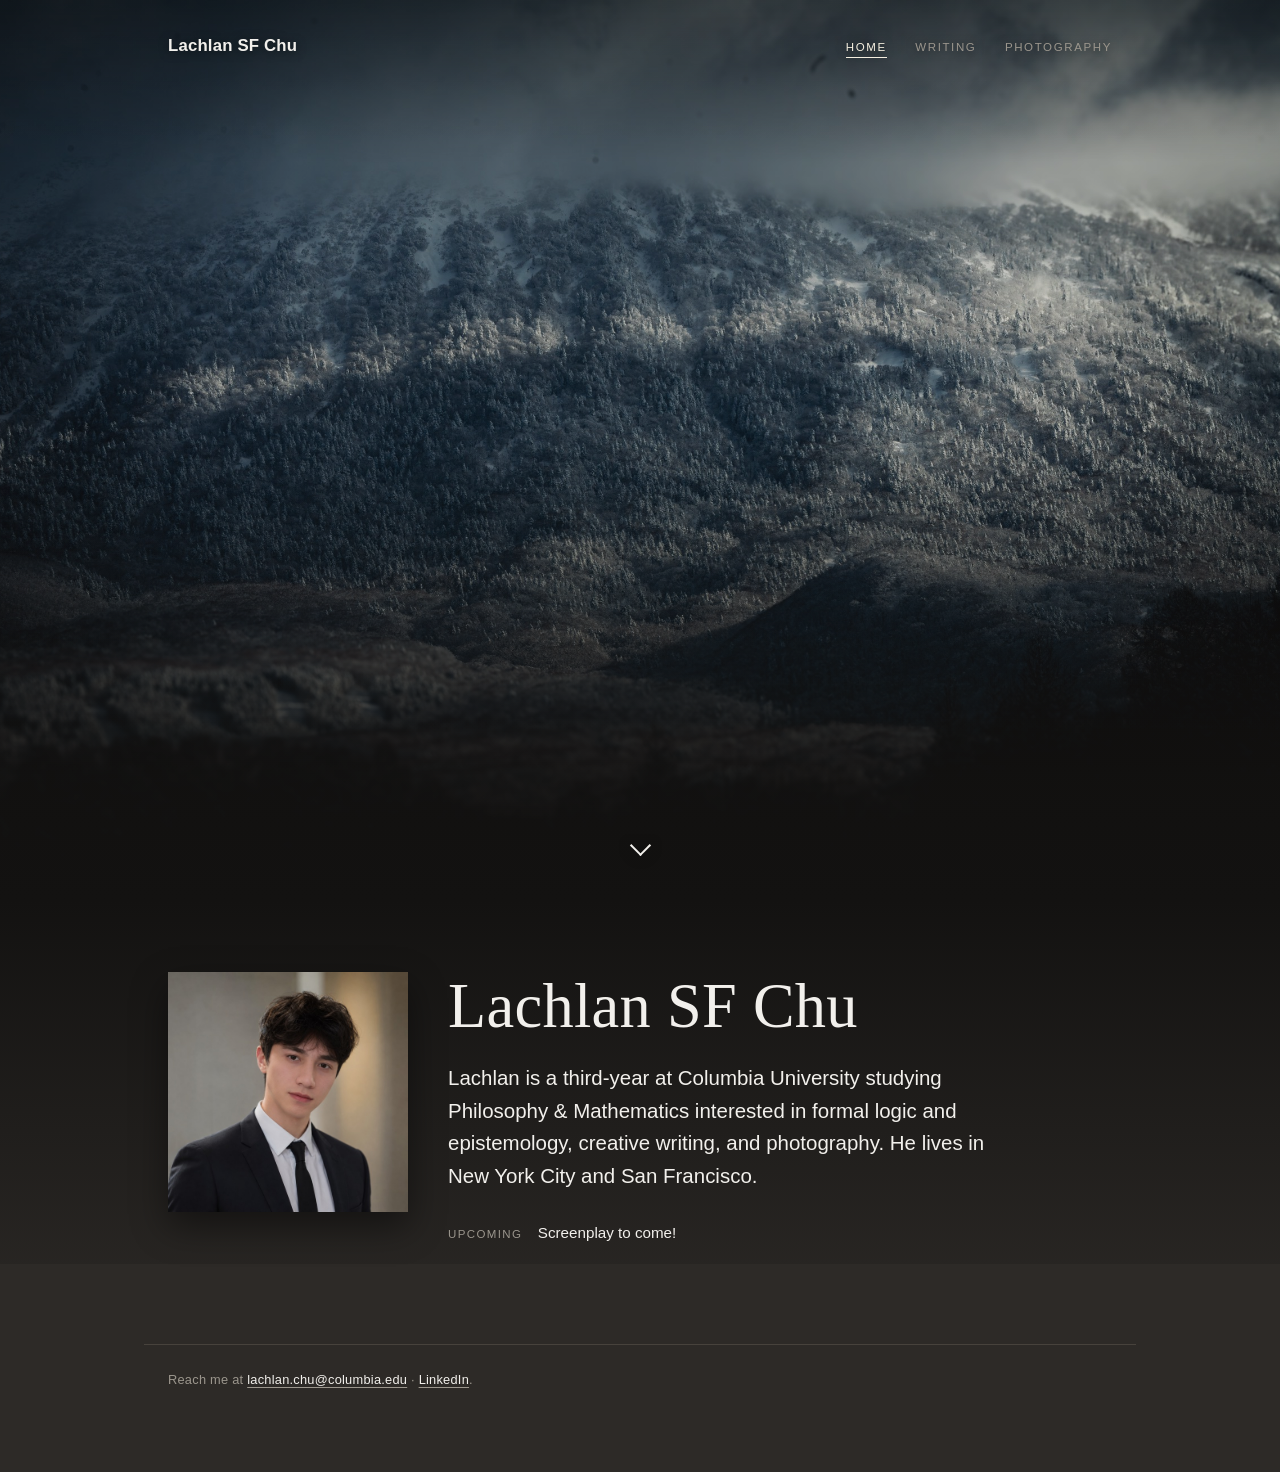
<file: index.html>
<!DOCTYPE html>
<html lang="en">
<head>
  <meta charset="UTF-8" />
  <meta name="viewport" content="width=device-width, initial-scale=1.0" />
  <!-- Open every link in a new tab by default. -->
  <base target="_blank" />
  <title>Lachlan SF Chu</title>
  <link rel="stylesheet" href="style.css" />
</head>
<body class="home">

  <!-- ===== Fullscreen photographic hero =====
       Landing photo is set in style.css (.hero background-image). ===== -->
  <section class="hero" id="top">

    <header class="site-header">
      <a class="wordmark" href="index.html">Lachlan SF Chu</a>
      <nav>
        <a href="index.html" class="current">Home</a>
        <a href="writing.html">Writing</a>
        <a href="photography.html">Photography</a>
      </nav>
    </header>

    <a class="scroll-cue" href="#about" target="_self" aria-label="Scroll down to about">
      <span class="chevron"></span>
    </a>
  </section>

  <!-- ===== About: photo left, bio right ===== -->
  <section class="about-wrap">
    <main id="about">
      <div class="about-grid">
        <img class="portrait" src="images/headshot.jpg" alt="Portrait of Lachlan Chu" />
        <div class="about-text">
          <h1>Lachlan SF Chu</h1>
          <p class="lead">
            Lachlan is a third-year at Columbia University studying Philosophy
            &amp; Mathematics interested in formal logic and epistemology,
            creative writing, and photography. He lives in New York City and
            San Francisco.
          </p>
          <p class="upcoming"><span class="label">Upcoming</span> Screenplay to come!</p>
        </div>
      </div>
    </main>
  </section>

  <footer class="site-footer">
    <p>Reach me at <a href="mailto:lachlan.chu@columbia.edu">lachlan.chu@columbia.edu</a> &middot; <a href="https://www.linkedin.com/in/lachlanchu">LinkedIn</a>.</p>
  </footer>

</body>
</html>
</file>
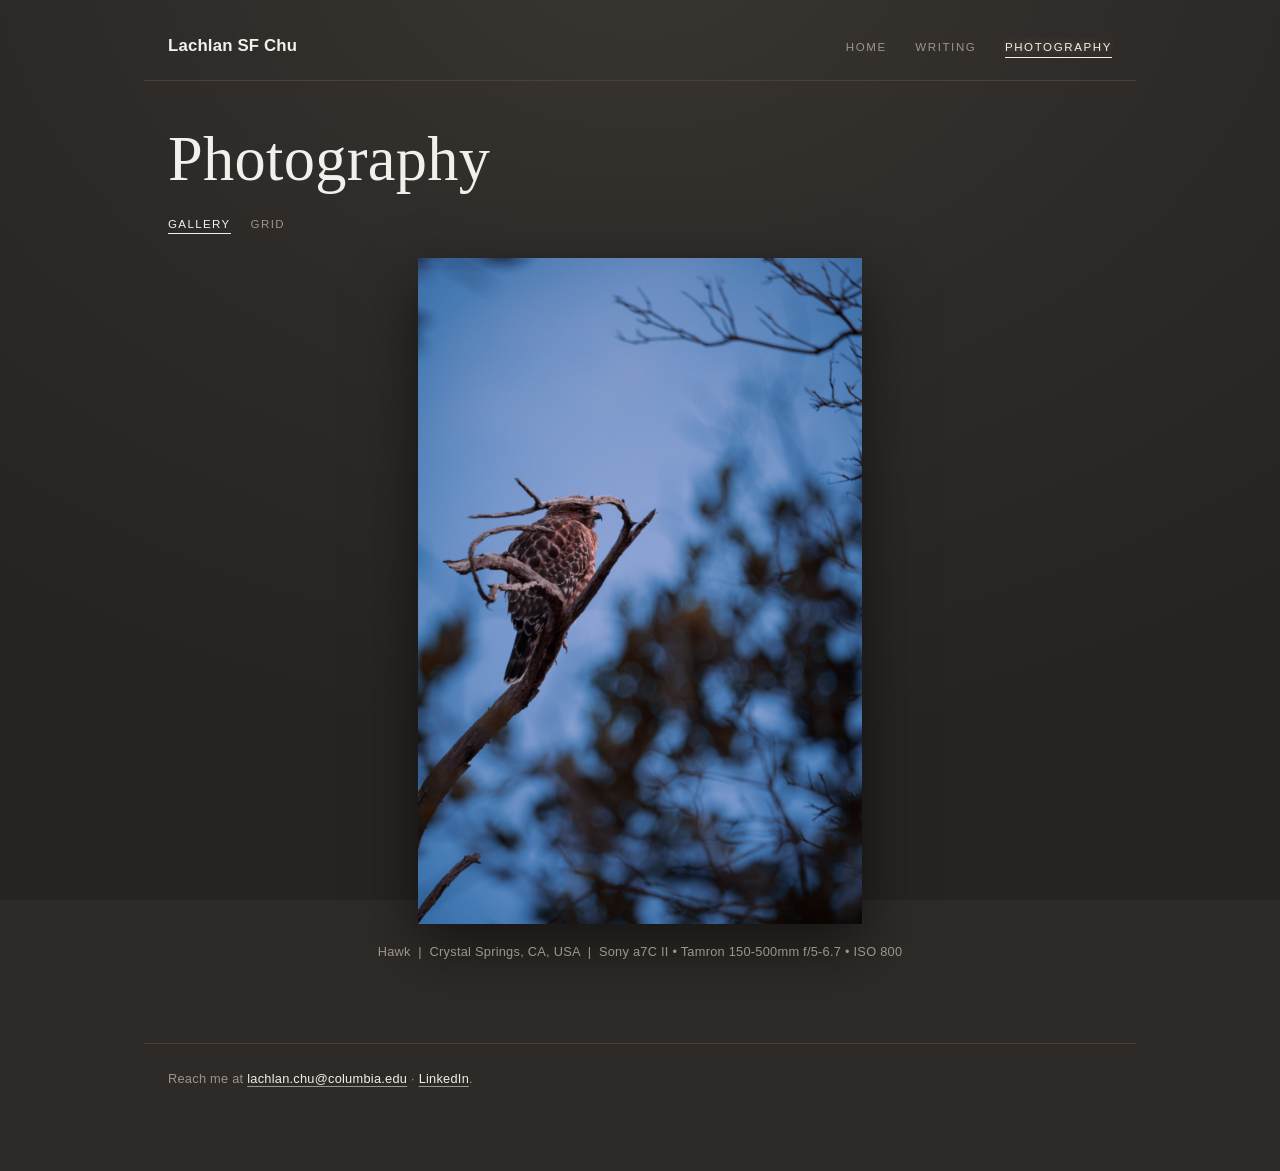
<file: photography.html>
<!DOCTYPE html>
<html lang="en">
<head>
  <meta charset="UTF-8" />
  <meta name="viewport" content="width=device-width, initial-scale=1.0" />
  <!-- Open every link in a new tab by default. -->
  <base target="_blank" />
  <title>Photography — Lachlan SF Chu</title>
  <link rel="stylesheet" href="style.css" />
</head>
<body class="wide dark">

  <header class="site-header">
    <a class="wordmark" href="index.html">Lachlan SF Chu</a>
    <nav>
      <a href="index.html">Home</a>
      <a href="writing.html">Writing</a>
      <a href="photography.html" class="current">Photography</a>
    </nav>
  </header>

  <main>
    <h1>Photography</h1>

    <!-- Buttons that switch between the two display modes. -->
    <div class="view-toggle">
      <button type="button" id="btn-gallery" class="toggle-btn active">Gallery</button>
      <button type="button" id="btn-grid" class="toggle-btn">Grid</button>
    </div>

    <!-- GALLERY MODE (default): one large photo, details on one line below,
         arrows appear on hover to move through the set. -->
    <section id="gallery" class="gallery">
      <button type="button" class="nav-arrow prev" id="prev" aria-label="Previous photo">&#8249;</button>
      <div class="gallery-stage">
        <img id="gallery-img" src="" alt="" />
        <div id="gallery-cap" class="gallery-cap"></div>
      </div>
      <button type="button" class="nav-arrow next" id="next" aria-label="Next photo">&#8250;</button>
    </section>

    <!-- GRID MODE: jigsaw masonry that keeps each photo's own shape. -->
    <section id="grid" class="grid-masonry" hidden></section>
  </main>

  <footer class="site-footer">
    <p>Reach me at <a href="mailto:lachlan.chu@columbia.edu">lachlan.chu@columbia.edu</a> &middot; <a href="https://www.linkedin.com/in/lachlanchu">LinkedIn</a>.</p>
  </footer>

  <script>
    // Every photo, already ordered by location then name.
    const photos = [
      { src: "images/Hawk%20%7C%20Crystal%20Springs,%20CA,%20USA.jpg", name: "Hawk", loc: "Crystal Springs, CA, USA", meta: "Sony a7C II &bull; Tamron 150-500mm f/5-6.7 &bull; ISO 800" },
      { src: "images/Hawk%202%20%7C%20Crystal%20Springs,%20CA,%20USA.jpg", name: "Hawk 2", loc: "Crystal Springs, CA, USA", meta: "Sony a7C II &bull; Tamron 150-500mm f/5-6.7 &bull; ISO 800" },
      { src: "images/Jay%20%7C%20Crystal%20Springs,%20CA,%20USA.jpg", name: "Jay", loc: "Crystal Springs, CA, USA", meta: "Sony a7C II &bull; Tamron 150-500mm f/5-6.7 &bull; ISO 2500" },
      { src: "images/Plant%20%7C%20Elephant%20Mountain,%20Taipei,%20TWN.jpg", name: "Plant", loc: "Elephant Mountain, Taipei, TWN", meta: "Sony a7C II &bull; Tamron 150-500mm f/5-6.7 &bull; ISO 2000" },
      { src: "images/Plant%202%20%7C%20Elephant%20Mountain,%20Taipei,%20TWN.jpg", name: "Plant 2", loc: "Elephant Mountain, Taipei, TWN", meta: "Sony a7C II &bull; Tamron 150-500mm f/5-6.7 &bull; ISO 2000" },
      { src: "images/Wasp%20%7C%20Elephant%20Mountain,%20Taipei,%20TWN.jpg", name: "Wasp", loc: "Elephant Mountain, Taipei, TWN", meta: "Sony a7C II &bull; Tamron 150-500mm f/5-6.7 &bull; ISO 800" },
      { src: "images/Fuji%20%7C%20Fujikawaguchiko,%20Yamanashi,%20JPN.jpg", name: "Fuji", loc: "Fujikawaguchiko, Yamanashi, JPN", meta: "Sony a7C II &bull; Tamron 150-500mm f/5-6.7 &bull; ISO 320" },
      { src: "images/Fuji%202%20%7C%20Fujikawaguchiko,%20Yamanashi,%20JPN.jpg", name: "Fuji 2", loc: "Fujikawaguchiko, Yamanashi, JPN", meta: "Sony a7C II &bull; Tamron 150-500mm f/5-6.7 &bull; ISO 500" },
      { src: "images/Fuji%203%20%7C%20Fujikawaguchiko,%20Yamanashi,%20JPN.jpg", name: "Fuji 3", loc: "Fujikawaguchiko, Yamanashi, JPN", meta: "Sony a7C II &bull; Tamron 150-500mm f/5-6.7 &bull; ISO 500" },
      { src: "images/Fuji%204%20%7C%20Fujikawaguchiko,%20Yamanashi,%20JPN.jpg", name: "Fuji 4", loc: "Fujikawaguchiko, Yamanashi, JPN", meta: "Sony a7C II &bull; Tamron 150-500mm f/5-6.7 &bull; ISO 640" },
      { src: "images/Seagull%20%7C%20Half%20Moon%20Bay,%20CA,%20USA.jpg", name: "Seagull", loc: "Half Moon Bay, CA, USA", meta: "Sony a7C II &bull; Tamron 150-500mm f/5-6.7 &bull; ISO 1600" },
      { src: "images/Shore%20%7C%20Half%20Moon%20Bay,%20CA,%20USA.jpg", name: "Shore", loc: "Half Moon Bay, CA, USA", meta: "Sony a7C II &bull; Tamron 150-500mm f/5-6.7 &bull; ISO 3200" },
      { src: "images/Tree%20%7C%20Half%20Moon%20Bay,%20CA,%20USA.jpg", name: "Tree", loc: "Half Moon Bay, CA, USA", meta: "Sony a7C II &bull; Tamron 150-500mm f/5-6.7 &bull; ISO 1600" },
      { src: "images/Wings%20%7C%20Half%20Moon%20Bay,%20CA,%20USA.jpg", name: "Wings", loc: "Half Moon Bay, CA, USA", meta: "Sony a7C II &bull; Tamron 150-500mm f/5-6.7 &bull; ISO 2000" },
      { src: "images/Flag%20%7C%20Hokkaido%20Shrine,%20Hokkaido,%20JPN.jpg", name: "Flag", loc: "Hokkaido Shrine, Hokkaido, JPN", meta: "Sony a7C II &bull; Tamron 150-500mm f/5-6.7 &bull; ISO 400" },
      { src: "images/Bird%20%7C%20Monterey%20Bay,%20CA,%20USA.jpg", name: "Bird", loc: "Monterey Bay, CA, USA", meta: "Sony a7C II &bull; Tamron 150-500mm f/5-6.7 &bull; ISO 160" },
      { src: "images/Squirrel%20%7C%20Monterey%20Bay,%20CA,%20USA.jpg", name: "Squirrel", loc: "Monterey Bay, CA, USA", meta: "Sony a7C II &bull; Tamron 150-500mm f/5-6.7 &bull; ISO 500" },
      { src: "images/Squirrel%202%20%7C%20Monterey%20Bay,%20CA,%20USA.jpg", name: "Squirrel 2", loc: "Monterey Bay, CA, USA", meta: "Sony a7C II &bull; Tamron 150-500mm f/5-6.7 &bull; ISO 640" },
      { src: "images/Squirrel%203%20%7C%20Monterey%20Bay,%20CA,%20USA.jpg", name: "Squirrel 3", loc: "Monterey Bay, CA, USA", meta: "Sony a7C II &bull; Tamron 150-500mm f/5-6.7 &bull; ISO 500" },
      { src: "images/Swan%20%7C%20Monterey%20Bay,%20CA,%20USA.jpg", name: "Swan", loc: "Monterey Bay, CA, USA", meta: "Sony a7C II &bull; Tamron 150-500mm f/5-6.7 &bull; ISO 500" },
      { src: "images/SF%20%7C%20Mt.%20Tam,%20CA,%20USA.jpg", name: "SF", loc: "Mt. Tam, CA, USA", meta: "Sony a7C II &bull; Tamron 150-500mm f/5-6.7 &bull; ISO 125" },
      { src: "images/Tam%20%7C%20Mt.%20Tam,%20CA,%20USA.jpg", name: "Tam", loc: "Mt. Tam, CA, USA", meta: "Sony a7C II &bull; Tamron 150-500mm f/5-6.7 &bull; ISO 200" },
      { src: "images/Tam%202%20%7C%20Mt.%20Tam,%20CA,%20USA.jpg", name: "Tam 2", loc: "Mt. Tam, CA, USA", meta: "Sony a7C II &bull; Tamron 150-500mm f/5-6.7 &bull; ISO 400" },
      { src: "images/Bridge%20%7C%20New%20York,%20NY,%20USA.jpg", name: "Bridge", loc: "New York, NY, USA", meta: "Sony a7C II &bull; Sigma 24-70mm f/2.8 &bull; ISO 50" },
      { src: "images/Butler%20%7C%20New%20York,%20NY,%20USA.jpg", name: "Butler", loc: "New York, NY, USA", meta: "Sony a7C II &bull; Sigma 24-70mm f/2.8 &bull; ISO 50" },
      { src: "images/Butler%202%20%7C%20New%20York,%20NY,%20USA.jpg", name: "Butler 2", loc: "New York, NY, USA", meta: "Sony a7C II &bull; Sigma 24-70mm f/2.8 &bull; ISO 50" },
      { src: "images/Butler%203%20%7C%20New%20York,%20NY,%20USA.jpg", name: "Butler 3", loc: "New York, NY, USA", meta: "Sony a7C II &bull; Sigma 24-70mm f/2.8 &bull; ISO 50" },
      { src: "images/Chapel%20%7C%20New%20York,%20NY,%20USA.jpg", name: "Chapel", loc: "New York, NY, USA", meta: "Sony a7C II &bull; Sigma 24-70mm f/2.8 &bull; ISO 2000" },
      { src: "images/Chapel%202%20%7C%20New%20York,%20NY,%20USA.jpg", name: "Chapel 2", loc: "New York, NY, USA", meta: "Sony a7C II &bull; Sigma 24-70mm f/2.8 &bull; ISO 50" },
      { src: "images/Crane%20%7C%20New%20York,%20NY,%20USA.jpg", name: "Crane", loc: "New York, NY, USA", meta: "Sony a7C II &bull; Sigma 24-70mm f/2.8 &bull; ISO 50" },
      { src: "images/Hands%20%7C%20New%20York,%20NY,%20USA.jpg", name: "Hands", loc: "New York, NY, USA", meta: "Sony a7C II &bull; Sigma 24-70mm f/2.8 &bull; ISO 1000" },
      { src: "images/Hands%202%20%7C%20New%20York,%20NY,%20USA.jpg", name: "Hands 2", loc: "New York, NY, USA", meta: "Sony a7C II &bull; Sigma 24-70mm f/2.8 &bull; ISO 500" },
      { src: "images/Ivy%20%7C%20New%20York,%20NY,%20USA.jpg", name: "Ivy", loc: "New York, NY, USA", meta: "Sony a7C II &bull; Sigma 24-70mm f/2.8 &bull; ISO 50" },
      { src: "images/Lamp%20%7C%20New%20York,%20NY,%20USA.jpg", name: "Lamp", loc: "New York, NY, USA", meta: "Sony a7C II &bull; Sigma 24-70mm f/2.8 &bull; ISO 500" },
      { src: "images/Lamp%202%20%7C%20New%20York,%20NY,%20USA.jpg", name: "Lamp 2", loc: "New York, NY, USA", meta: "Sony a7C II &bull; Sigma 24-70mm f/2.8 &bull; ISO 500" },
      { src: "images/Lamp%203%20%7C%20New%20York,%20NY,%20USA.jpg", name: "Lamp 3", loc: "New York, NY, USA", meta: "Sony a7C II &bull; Sigma 24-70mm f/2.8 &bull; ISO 500" },
      { src: "images/Moynihan%20%7C%20New%20York,%20NY,%20USA.jpg", name: "Moynihan", loc: "New York, NY, USA", meta: "Sony a7C II &bull; Sigma 24-70mm f/2.8 &bull; ISO 50" },
      { src: "images/Pedesphere%20%7C%20New%20York,%20NY,%20USA.jpg", name: "Pedesphere", loc: "New York, NY, USA", meta: "Sony a7C II &bull; Sigma 24-70mm f/2.8 &bull; ISO 1000" },
      { src: "images/Restaurant%20%7C%20New%20York,%20NY,%20USA.jpg", name: "Restaurant", loc: "New York, NY, USA", meta: "Sony a7C II &bull; Sigma 24-70mm f/2.8 &bull; ISO —" },
      { src: "images/Sunset%20%7C%20New%20York,%20NY,%20USA.jpg", name: "Sunset", loc: "New York, NY, USA", meta: "Sony a7C II &bull; Sigma 24-70mm f/2.8 &bull; ISO 50" },
      { src: "images/Sunset%202%20%7C%20New%20York,%20NY,%20USA.jpg", name: "Sunset 2", loc: "New York, NY, USA", meta: "Sony a7C II &bull; Sigma 24-70mm f/2.8 &bull; ISO 50" },
      { src: "images/Taxi%20%7C%20New%20York,%20NY,%20USA.jpg", name: "Taxi", loc: "New York, NY, USA", meta: "Sony a7C II &bull; Sigma 24-70mm f/2.8 &bull; ISO 200" },
      { src: "images/Woman%20%7C%20New%20York,%20NY,%20USA.jpg", name: "Woman", loc: "New York, NY, USA", meta: "Sony a7C II &bull; Sigma 24-70mm f/2.8 &bull; ISO 50" },
      { src: "images/Yotei%20%7C%20Niseko,%20Hokkaido,%20JPN.jpg", name: "Yotei", loc: "Niseko, Hokkaido, JPN", meta: "Sony a7C II &bull; Tamron 150-500mm f/5-6.7 &bull; ISO 160" },
      { src: "images/Yotei%202%20%7C%20Niseko,%20Hokkaido,%20JPN.jpg", name: "Yotei 2", loc: "Niseko, Hokkaido, JPN", meta: "Sony a7C II &bull; Tamron 150-500mm f/5-6.7 &bull; ISO 250" },
      { src: "images/Yotei%203%20%7C%20Niseko,%20Hokkaido,%20JPN.jpg", name: "Yotei 3", loc: "Niseko, Hokkaido, JPN", meta: "Sony a7C II &bull; Tamron 150-500mm f/5-6.7 &bull; ISO 200" },
      { src: "images/SFO%20%7C%20San%20Francisco,%20CA,%20USA.jpg", name: "SFO", loc: "San Francisco, CA, USA", meta: "Sony a7C II &bull; Sigma 24-70mm f/2.8 &bull; ISO 50" },
      { src: "images/Hiker%20%7C%20Sapporo,%20Hokkaido,%20JPN.jpg", name: "Hiker", loc: "Sapporo, Hokkaido, JPN", meta: "Sony a7C II &bull; Tamron 150-500mm f/5-6.7 &bull; ISO 400" },
      { src: "images/Walkway%20%7C%20Tofino,%20BC,%20CAN.jpg", name: "Walkway", loc: "Tofino, BC, CAN", meta: "Sony a7C II &bull; Sigma 24-70mm f/2.8 &bull; ISO 1000" },
      { src: "images/Boat%20%7C%20Victoria,%20BC,%20CAN.jpg", name: "Boat", loc: "Victoria, BC, CAN", meta: "Sony a7C II &bull; Sigma 24-70mm f/2.8 &bull; ISO 2500" },
      { src: "images/Peacock%20%7C%20Victoria,%20BC,%20CAN.jpg", name: "Peacock", loc: "Victoria, BC, CAN", meta: "Sony a7C II &bull; Sigma 24-70mm f/2.8 &bull; ISO 1000" },
      { src: "images/Peacock%202%20%7C%20Victoria,%20BC,%20CAN.jpg", name: "Peacock 2", loc: "Victoria, BC, CAN", meta: "Sony a7C II &bull; Sigma 24-70mm f/2.8 &bull; ISO 1000" },
      { src: "images/Peacock%203%20%7C%20Victoria,%20BC,%20CAN.jpg", name: "Peacock 3", loc: "Victoria, BC, CAN", meta: "Sony a7C II &bull; Sigma 24-70mm f/2.8 &bull; ISO 1000" },
      { src: "images/Rock%20%7C%20Victoria,%20BC,%20CAN.jpg", name: "Rock", loc: "Victoria, BC, CAN", meta: "Sony a7C II &bull; Sigma 24-70mm f/2.8 &bull; ISO 50" },
    ];

    let current = 0;
    let fadeTimer = null;
    const galleryImg   = document.getElementById('gallery-img');
    const galleryCap   = document.getElementById('gallery-cap');
    const galleryStage = document.querySelector('.gallery-stage');
    const gridSection  = document.getElementById('grid');
    const gallerySection = document.getElementById('gallery');

    // --- Gallery: crossfade to a photo, with its details on one line below ---
    function renderGallery(p) {
      galleryImg.alt = p.name;
      galleryImg.src = p.src;
      galleryCap.innerHTML = p.name + '&nbsp;&nbsp;|&nbsp;&nbsp;' + p.loc +
                             '&nbsp;&nbsp;|&nbsp;&nbsp;' + p.meta;
    }
    function showGallery(i) {
      current = (i + photos.length) % photos.length;   // wrap around
      const p = photos[current];
      galleryStage.style.opacity = 0;                  // fade the current photo out
      clearTimeout(fadeTimer);
      fadeTimer = setTimeout(() => {
        renderGallery(p);
        const reveal = () => { galleryStage.style.opacity = 1; };   // fade the new one in
        if (galleryImg.complete) reveal();
        else galleryImg.onload = reveal;
      }, 220);                                          // wait out the fade-out first
    }
    document.getElementById('prev').addEventListener('click', () => showGallery(current - 1));
    document.getElementById('next').addEventListener('click', () => showGallery(current + 1));
    document.addEventListener('keydown', (e) => {
      if (gallerySection.hidden) return;
      if (e.key === 'ArrowLeft')  showGallery(current - 1);
      if (e.key === 'ArrowRight') showGallery(current + 1);
    });

    // --- Grid: build the jigsaw once, with the same hover detail bar as before ---
    photos.forEach((p, index) => {
      const fig = document.createElement('figure');
      fig.tabIndex = 0;
      const img = document.createElement('img');
      img.src = p.src; img.alt = p.name; img.loading = 'lazy';
      const ov = document.createElement('div');
      ov.className = 'overlay';
      ov.innerHTML = '<div class="ov-name"></div><div class="ov-loc"></div><div class="ov-meta"></div>';
      ov.querySelector('.ov-name').textContent = p.name;
      ov.querySelector('.ov-loc').textContent  = p.loc;
      ov.querySelector('.ov-meta').innerHTML    = p.meta;
      fig.appendChild(img);
      fig.appendChild(ov);
      // Clicking (or pressing Enter on) a grid photo opens it in gallery mode.
      const openInGallery = () => { setMode('gallery'); showGallery(index); window.scrollTo(0, 0); };
      fig.addEventListener('click', openInGallery);
      fig.addEventListener('keydown', (e) => {
        if (e.key === 'Enter' || e.key === ' ') { e.preventDefault(); openInGallery(); }
      });
      gridSection.appendChild(fig);
    });

    // --- Mode switching ---
    const btnGallery = document.getElementById('btn-gallery');
    const btnGrid    = document.getElementById('btn-grid');
    function setMode(mode) {
      const galleryOn = (mode === 'gallery');
      gallerySection.hidden = !galleryOn;
      gridSection.hidden = galleryOn;
      btnGallery.classList.toggle('active', galleryOn);
      btnGrid.classList.toggle('active', !galleryOn);
    }
    btnGallery.addEventListener('click', () => setMode('gallery'));
    btnGrid.addEventListener('click', () => setMode('grid'));

    // Start on the first photo in gallery mode.
    showGallery(0);
    setMode('gallery');
  </script>

</body>
</html>
</file>
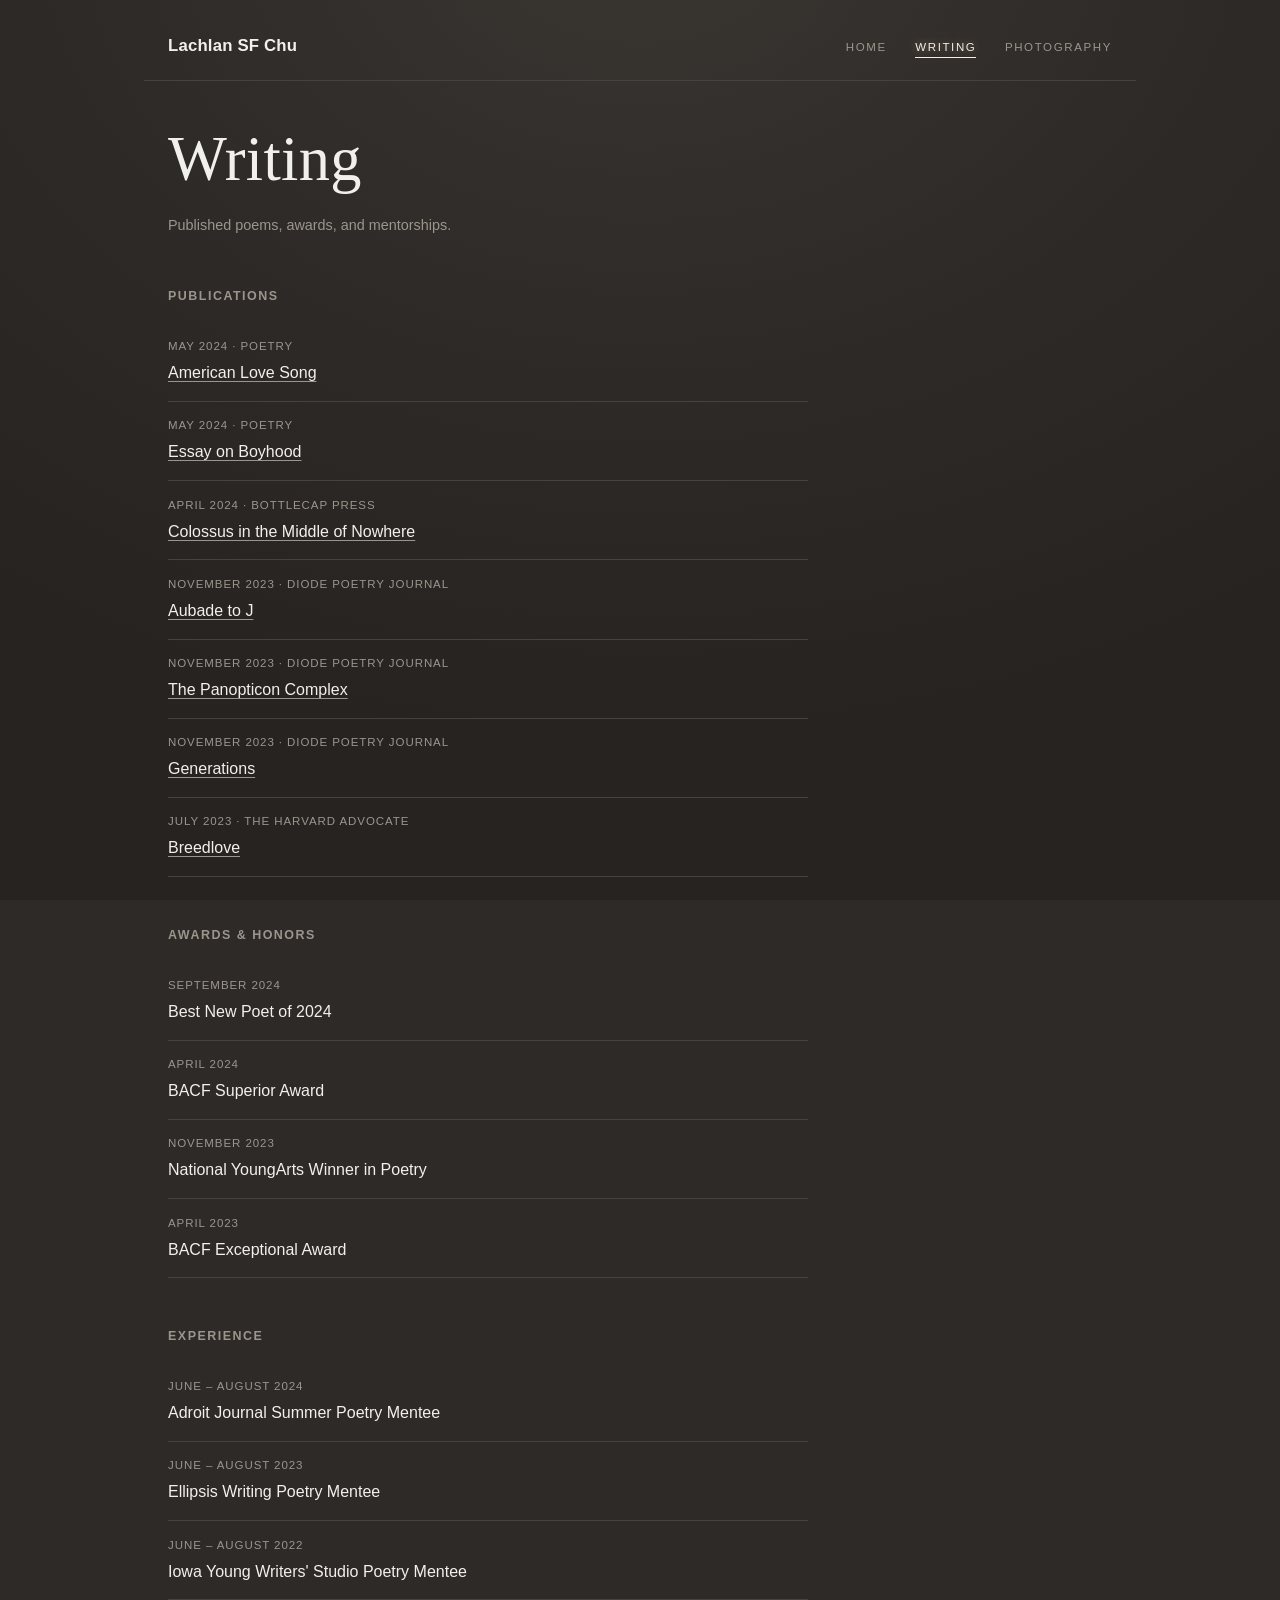
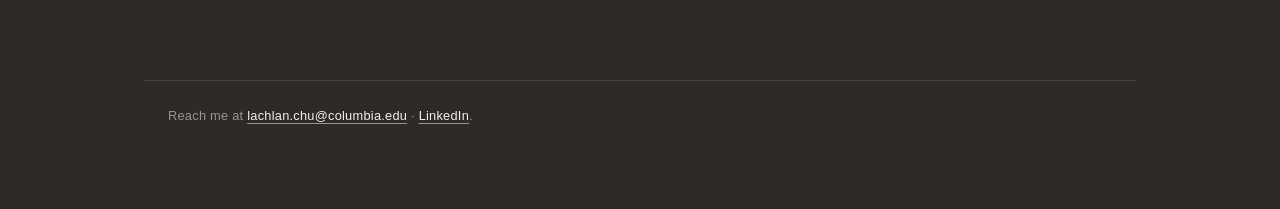
<file: writing.html>
<!DOCTYPE html>
<html lang="en">
<head>
  <meta charset="UTF-8" />
  <meta name="viewport" content="width=device-width, initial-scale=1.0" />
  <!-- Open every link in a new tab by default. -->
  <base target="_blank" />
  <title>Writing — Lachlan SF Chu</title>
  <link rel="stylesheet" href="style.css" />
</head>
<body>

  <header class="site-header">
    <a class="wordmark" href="index.html">Lachlan SF Chu</a>
    <nav>
      <a href="index.html">Home</a>
      <a href="writing.html" class="current">Writing</a>
      <a href="photography.html">Photography</a>
    </nav>
  </header>

  <main>
    <h1>Writing</h1>
    <p class="muted">Published poems, awards, and mentorships.</p>

    <!-- ===== Publications — newest first ===== -->
    <h2>Publications</h2>
    <ul class="entry-list">
      <li>
        <span class="date">May 2024 · Poetry</span>
        <a href="https://www.poetryfoundation.org/poetrymagazine/poems/162472/american-love-song">American Love Song</a>
      </li>
      <li>
        <span class="date">May 2024 · Poetry</span>
        <a href="https://www.poetryfoundation.org/poetrymagazine/poems/162473/essay-on-boyhood">Essay on Boyhood</a>
      </li>
      <li>
        <span class="date">April 2024 · Bottlecap Press</span>
        <a href="https://bottlecap.press/products/cololc">Colossus in the Middle of Nowhere</a>
      </li>
      <li>
        <span class="date">November 2023 · Diode Poetry Journal</span>
        <a href="https://diodepoetry.com/chu_lachlan/">Aubade to J</a>
      </li>
      <li>
        <span class="date">November 2023 · Diode Poetry Journal</span>
        <a href="https://diodepoetry.com/chu_lachlan/">The Panopticon Complex</a>
      </li>
      <li>
        <span class="date">November 2023 · Diode Poetry Journal</span>
        <a href="https://diodepoetry.com/chu_lachlan/">Generations</a>
      </li>
      <li>
        <span class="date">July 2023 · The Harvard Advocate</span>
        <a href="https://www.theharvardadvocate.com/content/breedlove">Breedlove</a>
      </li>
    </ul>

    <!-- ===== Awards — newest first ===== -->
    <h2>Awards &amp; honors</h2>
    <ul class="entry-list">
      <li>
        <span class="date">September 2024</span>
        Best New Poet of 2024
      </li>
      <li>
        <span class="date">April 2024</span>
        BACF Superior Award
      </li>
      <li>
        <span class="date">November 2023</span>
        National YoungArts Winner in Poetry
      </li>
      <li>
        <span class="date">April 2023</span>
        BACF Exceptional Award
      </li>
    </ul>

    <!-- ===== Experience / mentorships — newest first ===== -->
    <h2>Experience</h2>
    <ul class="entry-list">
      <li>
        <span class="date">June – August 2024</span>
        Adroit Journal Summer Poetry Mentee
      </li>
      <li>
        <span class="date">June – August 2023</span>
        Ellipsis Writing Poetry Mentee
      </li>
      <li>
        <span class="date">June – August 2022</span>
        Iowa Young Writers' Studio Poetry Mentee
      </li>
    </ul>
  </main>

  <footer class="site-footer">
    <p>Reach me at <a href="mailto:lachlan.chu@columbia.edu">lachlan.chu@columbia.edu</a> &middot; <a href="https://www.linkedin.com/in/lachlanchu">LinkedIn</a>.</p>
  </footer>

</body>
</html>
</file>
<file: style.css>
/* ==========================================================================
   style.css — the shared look for every page.

   Design: minimalist gallery. A persistent top bar (wordmark left, nav right)
   holds the SAME position on every page; only the colors change, so navigating
   between pages never makes the header jump.

   Palette: black / gray base with a vibrant amber accent that carries a faint
   glow. Amber is used sparingly — the current page in the nav, and the large
   literary page title. Light-gray grounds Home & Writing; near-black grounds
   the Photography page (class="dark"). White is reserved for text on dark.

   Theming: the LIGHT theme lives in :root; class="dark" on a <body> flips the
   same variables — one mechanism, no duplicated rules.
   ========================================================================== */

:root {
  --text:  #f2f0ec;                    /* warm white — main text */
  --muted: #9b968d;                    /* labels, dates, nav */
  --accent: #f5efe0;                   /* cream-white accent */
  --glow:  rgba(245, 239, 224, 0.35);  /* very soft glow */
  --bg:    #2d2a27;                    /* soft warm gray (a hint of taupe) */
  --line:  #47423c;                    /* hairline dividers */
  --frame: 62rem;                      /* shared width of header + content */
}

* {
  box-sizing: border-box;
  margin: 0;
  padding: 0;
}

body {
  font-family: "Helvetica Neue", Helvetica, Arial, system-ui, sans-serif;
  color: var(--text);
  /* A soft radial wash gives the gray depth instead of a flat fill. */
  background-color: var(--bg);
  background-image: radial-gradient(1100px 820px at 50% -8%, #3a3632 0%, #2d2a27 52%, #262320 100%);
  background-attachment: fixed;
  min-height: 100vh;
  line-height: 1.65;
  font-size: 1rem;
  -webkit-font-smoothing: antialiased;
}

/* ---- Gentle entrance: header, content, and footer rise and fade in on load,
   with a slight stagger, so each page arrives with a little life. ---- */
@keyframes rise {
  from { opacity: 0; transform: translateY(12px); }
  to   { opacity: 1; transform: translateY(0); }
}
.site-header { animation: rise 0.6s ease both; }
main         { animation: rise 0.7s ease 0.08s both; }
.site-footer { animation: rise 0.7s ease 0.16s both; }

@media (prefers-reduced-motion: reduce) {
  .site-header, main, .site-footer { animation: none; }
}

/* ---- Links: quiet underline that firms up on hover ---- */
a {
  color: var(--text);
  text-decoration: underline;
  text-decoration-color: var(--muted);
  text-underline-offset: 3px;
  text-decoration-thickness: 1px;
  transition: text-decoration-color 0.2s ease;
}
a:hover { text-decoration-color: var(--text); }

/* ==========================================================================
   PERSISTENT TOP BAR — identical geometry on every page
   ========================================================================== */
.site-header {
  max-width: var(--frame);
  margin: 0 auto;
  padding: 2rem 1.5rem 1.25rem;
  display: flex;
  justify-content: space-between;   /* wordmark left, nav right */
  align-items: baseline;
  border-bottom: 1px solid var(--line);
}

.wordmark {
  color: var(--text);
  text-decoration: none;
  font-size: 1.05rem;
  font-weight: 600;
  letter-spacing: 0.01em;
  white-space: nowrap;
  transition: opacity 0.2s ease;
}
.wordmark:hover { opacity: 0.7; }

nav a {
  position: relative;
  color: var(--muted);
  text-decoration: none;
  margin-left: 1.5rem;
  font-size: 0.72rem;
  text-transform: uppercase;
  letter-spacing: 0.14em;
  transition: color 0.2s ease;
}
nav a:hover { color: var(--text); }

/* Underline grows from the left on hover, and stays under the current page. */
nav a::after {
  content: "";
  position: absolute;
  left: 0;
  right: 0;
  bottom: -5px;
  height: 1px;
  background: currentColor;
  transform: scaleX(0);
  transform-origin: left;
  transition: transform 0.25s ease;
}
nav a:hover::after { transform: scaleX(1); }

/* Selected page: cream accent with a very soft glow. */
nav a.current {
  color: var(--accent);
  text-shadow: 0 0 8px var(--glow);
}
nav a.current::after {
  transform: scaleX(1);
  background: var(--accent);
}

/* ==========================================================================
   CONTENT — shares the frame, so its left edge sits under the wordmark
   ========================================================================== */
main {
  max-width: var(--frame);
  margin: 0 auto;
  padding: 2.75rem 1.5rem 0;
}

/* ---- The large page title: Didot, a high-contrast editorial serif.
   Kept white — the cream accent is reserved for the nav. ---- */
h1 {
  font-family: "Didot", "Bodoni 72", "Playfair Display", Georgia, serif;
  font-style: normal;
  font-weight: 400;
  font-size: clamp(2.7rem, 6vw, 3.9rem);
  line-height: 1.08;
  letter-spacing: 0.005em;
  color: var(--text);
  margin-bottom: 1.4rem;
}

/* ---- Section labels (Publications, Awards, …): quiet gray, not amber ---- */
h2 {
  font-size: 0.78rem;
  font-weight: 600;
  text-transform: uppercase;
  letter-spacing: 0.12em;
  color: var(--muted);
  margin-top: 3rem;
  margin-bottom: 1rem;
}

/* Keep reading text to a comfortable measure; headings still align frame-left. */
main p,
main .lead,
main .entry-list { max-width: 40rem; }

p { margin-bottom: 1.15rem; }
.lead { font-size: 1.15rem; line-height: 1.6; }
.muted { color: var(--muted); font-size: 0.9rem; }

/* ---- Home page portrait ---- */
.portrait {
  width: 180px;
  height: auto;
  display: block;
  margin-bottom: 2rem;
  box-shadow: 0 14px 34px rgba(0, 0, 0, 0.45);
}

/* ---- Lists (updates, publications, awards, experience) ---- */
.entry-list { list-style: none; }

.entry-list li {
  padding: 0.9rem 0;
  border-bottom: 1px solid var(--line);
}

.entry-list .date {
  display: block;
  color: var(--muted);
  font-size: 0.72rem;
  letter-spacing: 0.08em;
  text-transform: uppercase;
  margin-bottom: 0.25rem;
}

/* ==========================================================================
   PHOTOGRAPHY PAGE
   ========================================================================== */

/* ---- Mode toggle buttons ---- */
.view-toggle {
  display: flex;
  gap: 1.25rem;
  margin-bottom: 1.5rem;
}

.toggle-btn {
  font-family: inherit;
  font-size: 0.72rem;
  text-transform: uppercase;
  letter-spacing: 0.12em;
  padding: 0.2rem 0;
  border: none;
  border-bottom: 1px solid transparent;
  background: transparent;
  color: var(--muted);
  cursor: pointer;
  transition: color 0.2s ease, border-color 0.2s ease;
}

/* Active mode is marked in white (amber stays reserved for the nav). */
.toggle-btn.active {
  color: var(--text);
  border-bottom-color: var(--text);
}

/* ---- Gallery mode: one large photo at a time ---- */
.gallery {
  position: relative;
  margin-top: 0.5rem;
  text-align: center;
}

/* The stage (image + caption) fades as one when moving between photos. */
.gallery-stage {
  transition: opacity 0.25s ease;
}

.gallery-stage img {
  max-width: 100%;
  max-height: 74vh;
  display: block;
  margin: 0 auto;
  box-shadow: 0 22px 55px rgba(0, 0, 0, 0.5);
}

.gallery-cap {
  margin-top: 1.1rem;
  color: var(--muted);
  font-size: 0.8rem;
  letter-spacing: 0.02em;
  white-space: nowrap;
  overflow: hidden;
  text-overflow: ellipsis;
}

/* Left/right arrows: hidden until you hover the gallery. */
.nav-arrow {
  position: absolute;
  top: 37%;
  transform: translateY(-50%);
  width: 2.8rem;
  height: 2.8rem;
  border: none;
  border-radius: 50%;
  background: rgba(0, 0, 0, 0.45);
  color: #fff;
  font-size: 1.5rem;
  line-height: 1;
  cursor: pointer;
  opacity: 0;
  transition: opacity 0.2s ease, background 0.2s ease, color 0.2s ease;
}

.gallery:hover .nav-arrow { opacity: 1; }
.nav-arrow:hover { background: rgba(0, 0, 0, 0.7); }
.nav-arrow.prev { left: 0.5rem; }
.nav-arrow.next { right: 0.5rem; }

/* ---- Grid mode: jigsaw masonry that respects each photo's shape ---- */
.grid-masonry {
  column-count: 3;
  column-gap: 0.85rem;
  margin-top: 0.5rem;
}

@media (max-width: 800px) { .grid-masonry { column-count: 2; } }
@media (max-width: 480px) { .grid-masonry { column-count: 1; } }

.grid-masonry figure {
  position: relative;
  break-inside: avoid;
  margin: 0 0 0.85rem;
  cursor: pointer;
  transition: transform 0.25s ease, box-shadow 0.25s ease;
}

.grid-masonry figure:hover {
  transform: translateY(-4px);
  box-shadow: 0 16px 34px rgba(0, 0, 0, 0.55);
  z-index: 1;
}

.grid-masonry img {
  width: 100%;
  height: auto;
  display: block;
}

/* ---- Hover detail bar (grid mode): three lines over a low-opacity strip ---- */
.overlay {
  position: absolute;
  left: 0;
  right: 0;
  bottom: 0;
  padding: 0.6rem 0.75rem;
  background: rgba(0, 0, 0, 0.55);
  color: #fff;
  font-size: 0.76rem;
  line-height: 1.5;
  opacity: 0;
  transition: opacity 0.2s ease;
  pointer-events: none;
}

.grid-masonry figure:hover .overlay,
.grid-masonry figure:focus-within .overlay { opacity: 1; }

.overlay .ov-name { font-weight: 600; color: #fff; }
.overlay .ov-loc  { color: #dcdcdc; }
.overlay .ov-meta { color: #b8b8b8; font-size: 0.7rem; }

/* ==========================================================================
   FOOTER — shares the frame
   ========================================================================== */
.site-footer {
  max-width: var(--frame);
  margin: 5rem auto 0;
  padding: 1.5rem 1.5rem 4rem;
  border-top: 1px solid var(--line);
  color: var(--muted);
  font-size: 0.8rem;
  letter-spacing: 0.02em;
}

/* ==========================================================================
   HOME / LANDING — fullscreen hero photo, then the About section
   ========================================================================== */

html { scroll-behavior: smooth; }   /* the arrow glides down to About */

/* ---- Fullscreen hero. Swap the landing photo by changing the filename below. ---- */
.hero {
  position: relative;
  height: 100vh;
  min-height: 480px;
  background-color: #1c1a18;
  background-image: url("images/hero.jpg");
  background-size: cover;
  background-position: center;
  background-repeat: no-repeat;
}

/* Scrim: darkens the top for nav legibility and melts the bottom of the
   photo into the page's warm gray, so the scroll into About is seamless. */
.hero::after {
  content: "";
  position: absolute;
  inset: 0;
  /* Two layers: (1) a top scrim for nav + a long, gentle dissolve of the
     bottom into the page's warm gray; (2) a faint all-over warm tint so the
     photo's colors settle into the site's muted palette. */
  background:
    linear-gradient(
      to bottom,
      rgba(0, 0, 0, 0.42) 0%,
      rgba(0, 0, 0, 0) 18%,
      rgba(0, 0, 0, 0) 48%,
      rgba(19, 18, 17, 0.45) 70%,
      rgba(19, 18, 17, 0.85) 88%,
      #131211 100%
    ),
    linear-gradient(rgba(45, 42, 39, 0.20), rgba(45, 42, 39, 0.20));
  pointer-events: none;
  z-index: 1;
}

/* On the home page the header floats over the photo and scrolls away.
   Its own fade-only entrance preserves the horizontal centering transform. */
.home .site-header {
  position: absolute;
  top: 0;
  left: 50%;
  transform: translateX(-50%);
  width: 100%;
  max-width: var(--frame);
  z-index: 3;
  border-bottom: none;
  animation: header-fade 0.9s ease both;
}
@keyframes header-fade {
  from { opacity: 0; }
  to   { opacity: 1; }
}
.home .site-header .wordmark,
.home .site-header nav a {
  text-shadow: 0 1px 10px rgba(0, 0, 0, 0.55);
}

/* ---- Bouncing scroll-down arrow ---- */
.scroll-cue {
  position: absolute;
  left: 50%;
  bottom: 2.2rem;
  transform: translateX(-50%);
  z-index: 2;
  width: 34px;
  height: 34px;
  display: flex;
  align-items: center;
  justify-content: center;
  filter: drop-shadow(0 1px 6px rgba(0, 0, 0, 0.5));
  animation: cue-bounce 1.8s ease-in-out infinite;
}
.scroll-cue .chevron {
  width: 15px;
  height: 15px;
  border-right: 2px solid var(--text);
  border-bottom: 2px solid var(--text);
  transform: rotate(45deg);
  margin-top: -4px;      /* optically center the rotated square */
}
@keyframes cue-bounce {
  0%, 100% { transform: translateX(-50%) translateY(0); }
  50%      { transform: translateX(-50%) translateY(9px); }
}

/* ---- About section ----
   The wrapper spans full width and continues the hero's near-black bottom,
   easing it down into the page's warm gray so there's no seam. */
.about-wrap {
  background: linear-gradient(to bottom, #131211 0px, #2d2a27 460px);
}

#about { padding-top: 4.5rem; }

/* Photo on the left, bio on the right — a rectangular block, text left-justified. */
.about-grid {
  display: flex;
  gap: 2.5rem;
  align-items: flex-start;
}

.about-grid .portrait {
  width: 240px;
  flex-shrink: 0;
  margin-bottom: 0;      /* override the stacked-layout spacing */
}

.about-text { max-width: 34rem; }

.about-text .lead {
  font-size: 1.28rem;
  line-height: 1.6;
}

/* Stack on narrow screens. */
@media (max-width: 640px) {
  .about-grid { flex-direction: column; gap: 1.75rem; }
}

/* "Upcoming — Screenplay to come!" beneath the bio. */
.upcoming {
  margin-top: 1.7rem;
  color: var(--text);
  font-size: 0.95rem;
}
.upcoming .label {
  font-size: 0.72rem;
  text-transform: uppercase;
  letter-spacing: 0.12em;
  color: var(--muted);
  margin-right: 0.7rem;
}

@media (prefers-reduced-motion: reduce) {
  .scroll-cue { animation: none; }
  .home .site-header { animation: none; }
}
</file>
